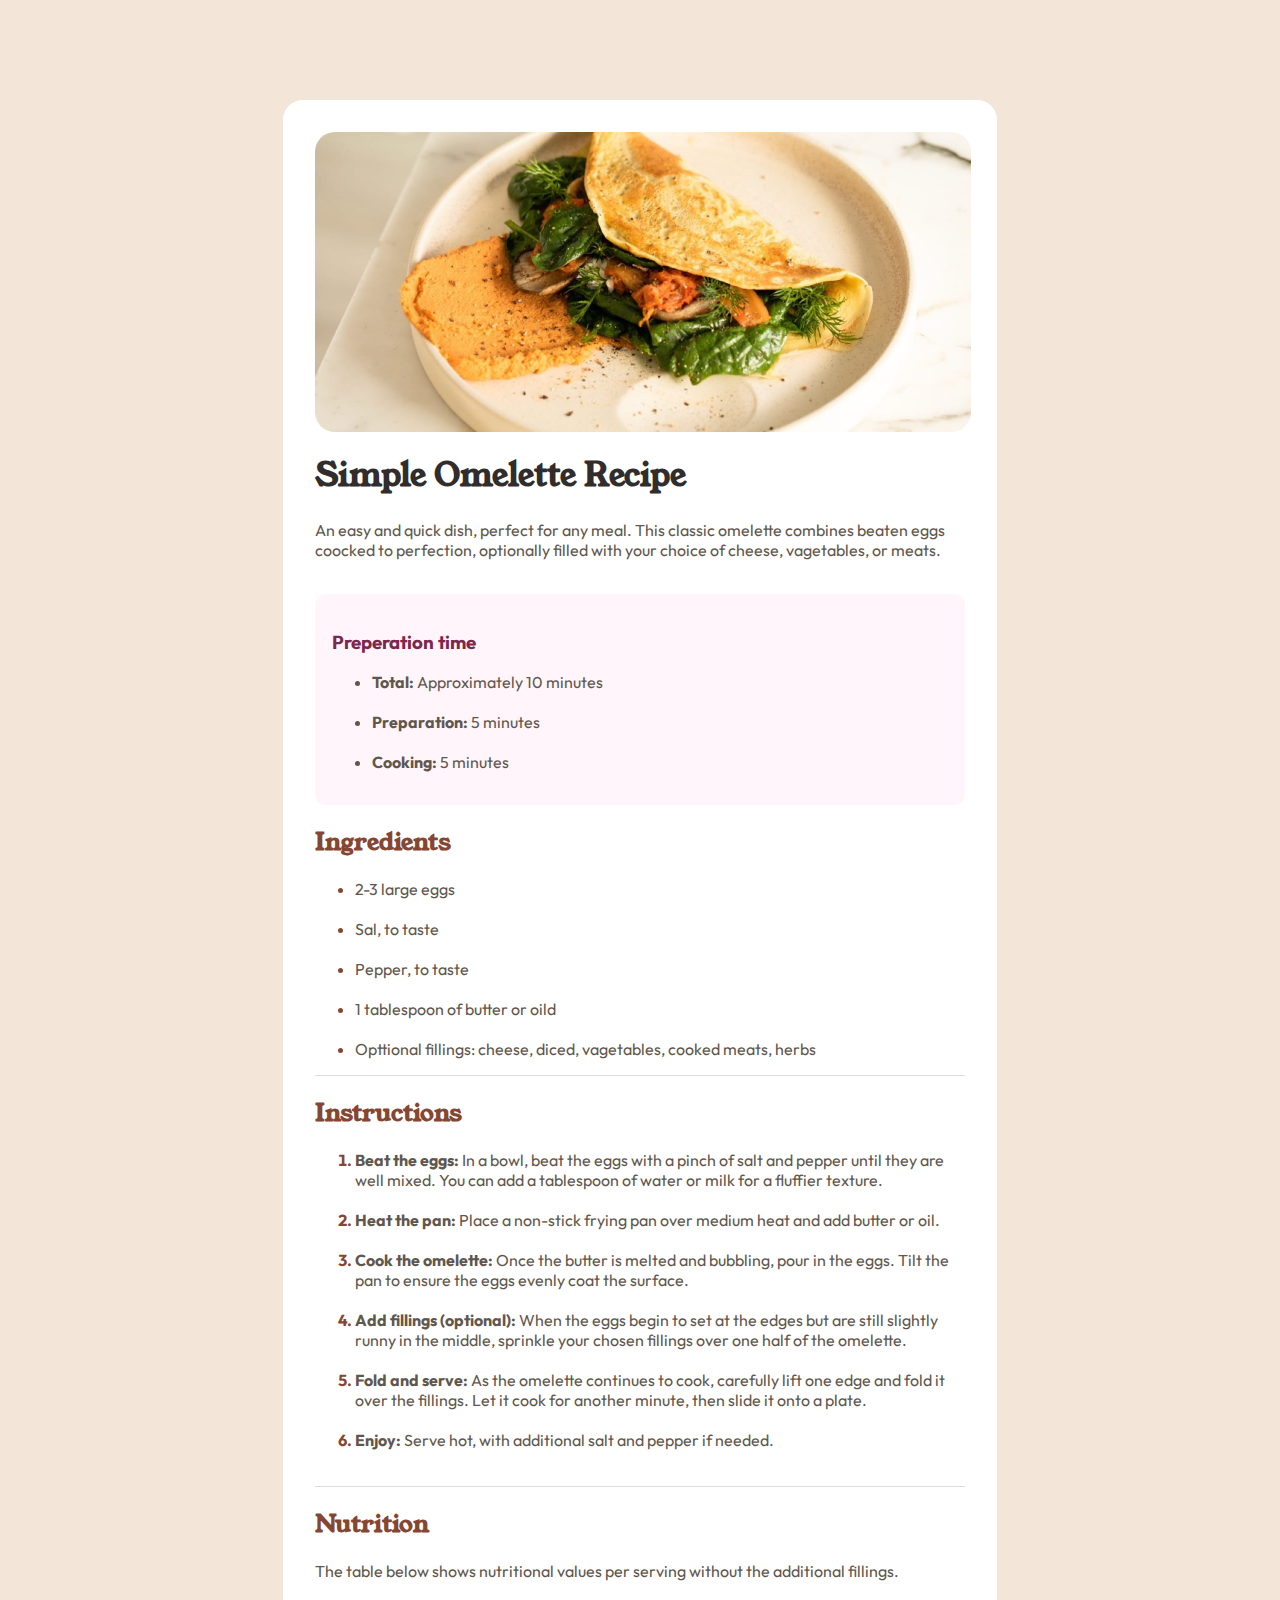
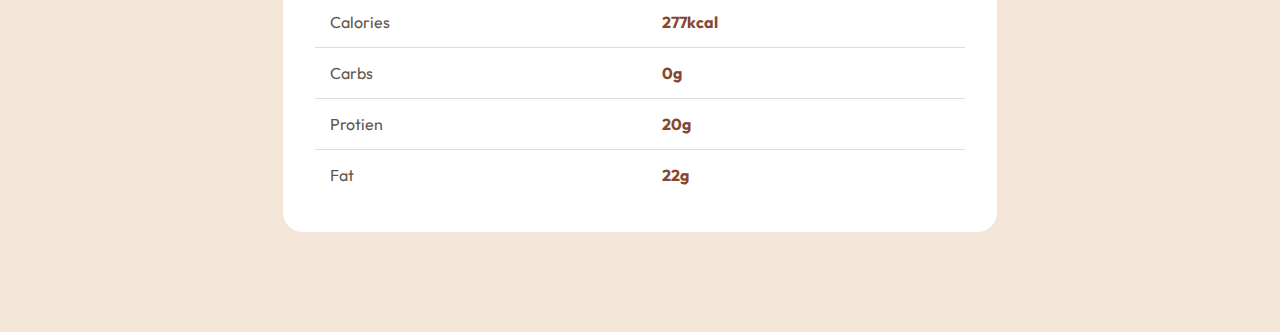
<file: index.html>
<html lang="en">
<head>
    <meta charset="UTF-8">
    <meta name="viewport" content="width=device-width, initial-scale=1.0">
    <title>How to make a Omelette</title>
    <link rel = "stylesheet" href="/Recipe/RecipeStyling.css">
</head>
<body>
    <div id="outerborder">
        <img src="/Recipe/image-omelette.jpeg" alt="Omelette" id="omelettePicture">
        
        <h1>Simple Omelette Recipe</h1>
        
        <p class = "flex-text">An easy and quick dish, perfect for any meal. This classic omelette combines beaten eggs coocked to perfection, optionally filled with 
        your choice of cheese, vagetables, or meats.
        </p><br>

        <div id="PrepTime">
            <h3 id="prepTextColor">Preperation time</h3>
                <ul id="desPrepTextColor">
                    <li><strong>Total: </strong>Approximately 10 minutes</li><br>
                    <li><strong>Preparation: </strong>5 minutes</li><br>
                    <li><strong>Cooking: </strong>5 minutes</li>
                </ul>
        </div>

        <h2>Ingredients</h2>
            <ul id="IngredientsBulletColor">
                <li>2-3 large eggs</li><br>
                <li>Sal, to taste</li><br>
                <li>Pepper, to taste</li><br>
                <li>1 tablespoon of butter or oild</li><br>
                <li>Opttional fillings: cheese, diced, vagetables, cooked meats, herbs</li>
            </ul>
        
            <div id = "InstructionsBorder">
            <h2>Instructions</h2>
                <ol>
                    <li><strong>Beat the eggs: </strong>In a bowl, beat the eggs with a pinch of salt and pepper until they are well mixed.
                    You can add a tablespoon of water or milk for a fluffier texture.</li><br>
                    <li><strong>Heat the pan:</strong> Place a non-stick frying pan over medium heat and add butter or oil.</li><br>
                    <li><strong>Cook the omelette:</strong> Once the butter is melted and bubbling, pour in the eggs.
                         Tilt the pan to ensure the eggs evenly coat the surface.</li><br>
                    <li><strong>Add fillings (optional): </strong>When the eggs begin to set at the edges but are still slightly runny in the middle,
                         sprinkle your chosen fillings over one half of the omelette.</li><br>
                    <li><strong>Fold and serve: </strong>As the omelette continues to cook, carefully lift one edge and fold it over the fillings. 
                        Let it cook for another minute, then slide it onto a plate.</li><br>
                    <li><strong>Enjoy: </strong>Serve hot, with additional salt and pepper if needed.</li><br>
                </ol>
        </div>

        <div>
            <h2>Nutrition</h2>
            <p>The table below shows nutritional values per serving without the additional fillings.</p>
                <div>
                    <table id="NutritionTable">
                        <tr>
                            <td>Calories</td>
                            <td><strong>277kcal</strong></td>
                        </tr>
                        <tr>
                            <td>Carbs</td>
                            <td><strong>0g</strong></td>
                        </tr>
                        <tr>
                            <td>Protien</td>
                            <td><strong>20g</strong></td>
                        </tr>
                        <tr>
                            <td>Fat</td>
                            <td><strong>22g</strong></td>
                        </tr>
                        
                    </table>
                </div>
        </div>

    </div>
</body>
</html>
</file>
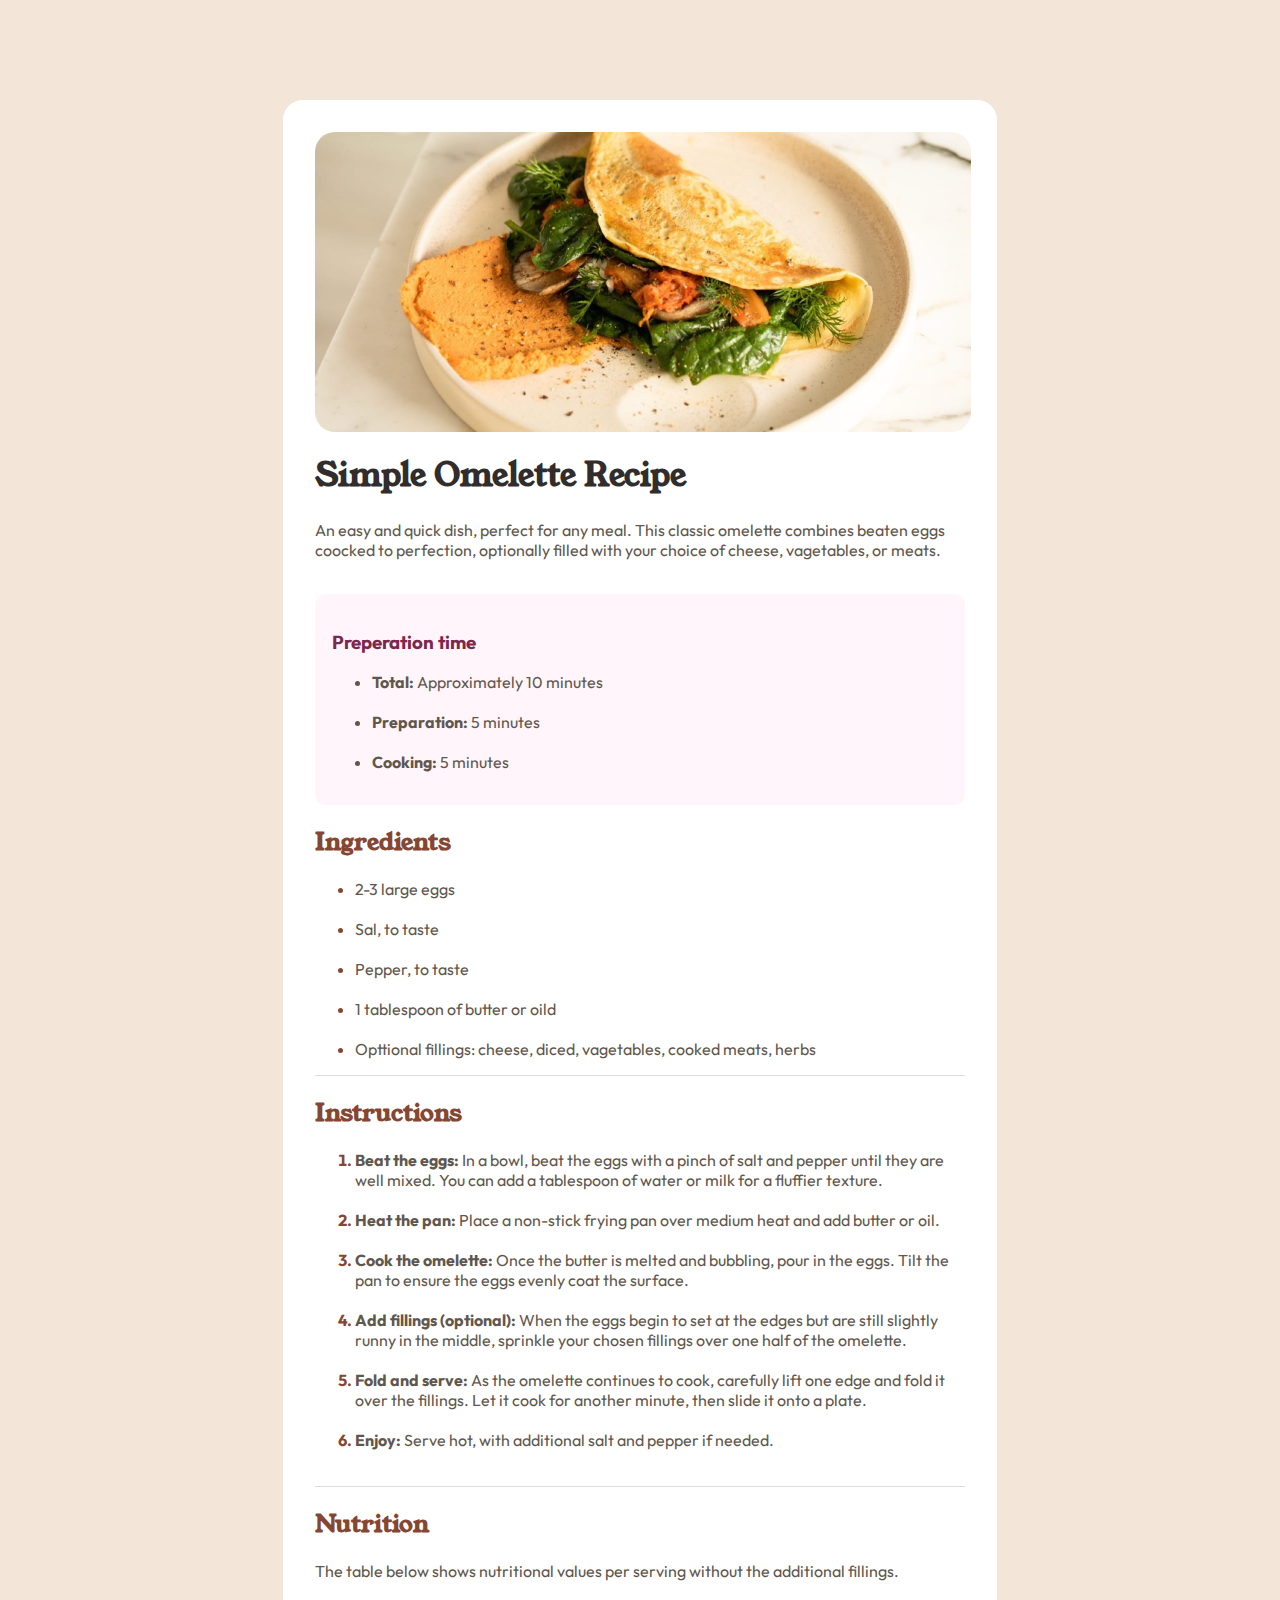
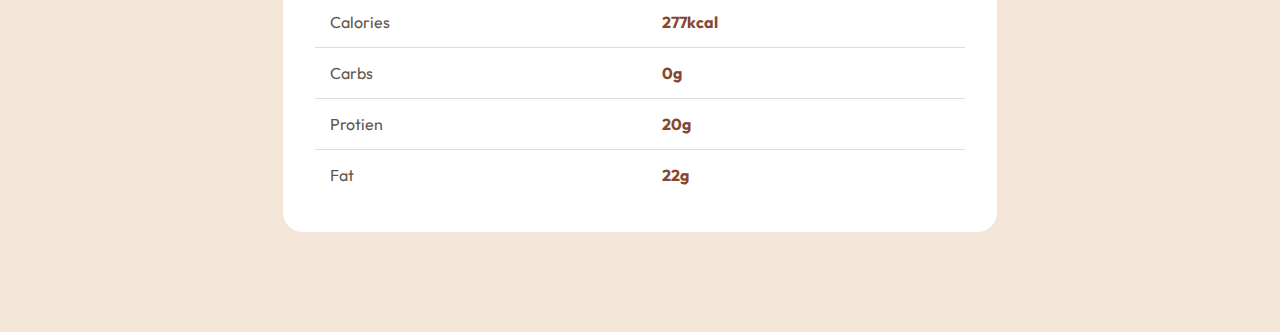
<file: Homepage.html>
<html lang="en">
<head>
    <meta charset="UTF-8">
    <meta name="viewport" content="width=device-width, initial-scale=1.0">
    <title>Document</title>
    <link rel = "stylesheet" href="/Recipe/RecipeStyling.css">
</head>
<body>
    <div id="outerborder">
        <img src="/Recipe/image-omelette.jpeg" alt="Omelette" id="omelettePicture">
        
        <h1>Simple Omelette Recipe</h1>
        
        <p class = "flex-text">An easy and quick dish, perfect for any meal. This classic omelette combines beaten eggs coocked to perfection, optionally filled with 
        your choice of cheese, vagetables, or meats.
        </p><br>

        <div id="PrepTime">
            <h3 id="prepTextColor">Preperation time</h3>
                <ul id="desPrepTextColor">
                    <li><strong>Total: </strong>Approximately 10 minutes</li><br>
                    <li><strong>Preparation: </strong>5 minutes</li><br>
                    <li><strong>Cooking: </strong>5 minutes</li>
                </ul>
        </div>

        <h2>Ingredients</h2>
            <ul id="IngredientsBulletColor">
                <li>2-3 large eggs</li><br>
                <li>Sal, to taste</li><br>
                <li>Pepper, to taste</li><br>
                <li>1 tablespoon of butter or oild</li><br>
                <li>Opttional fillings: cheese, diced, vagetables, cooked meats, herbs</li>
            </ul>
        
            <div id = "InstructionsBorder">
            <h2>Instructions</h2>
                <ol>
                    <li><strong>Beat the eggs: </strong>In a bowl, beat the eggs with a pinch of salt and pepper until they are well mixed.
                    You can add a tablespoon of water or milk for a fluffier texture.</li><br>
                    <li><strong>Heat the pan:</strong> Place a non-stick frying pan over medium heat and add butter or oil.</li><br>
                    <li><strong>Cook the omelette:</strong> Once the butter is melted and bubbling, pour in the eggs.
                         Tilt the pan to ensure the eggs evenly coat the surface.</li><br>
                    <li><strong>Add fillings (optional): </strong>When the eggs begin to set at the edges but are still slightly runny in the middle,
                         sprinkle your chosen fillings over one half of the omelette.</li><br>
                    <li><strong>Fold and serve: </strong>As the omelette continues to cook, carefully lift one edge and fold it over the fillings. 
                        Let it cook for another minute, then slide it onto a plate.</li><br>
                    <li><strong>Enjoy: </strong>Serve hot, with additional salt and pepper if needed.</li><br>
                </ol>
        </div>

        <div>
            <h2>Nutrition</h2>
            <p>The table below shows nutritional values per serving without the additional fillings.</p>
                <div>
                    <table id="NutritionTable">
                        <tr>
                            <td>Calories</td>
                            <td><strong>277kcal</strong></td>
                        </tr>
                        <tr>
                            <td>Carbs</td>
                            <td><strong>0g</strong></td>
                        </tr>
                        <tr>
                            <td>Protien</td>
                            <td><strong>20g</strong></td>
                        </tr>
                        <tr>
                            <td>Fat</td>
                            <td><strong>22g</strong></td>
                        </tr>
                        
                    </table>
                </div>
        </div>

    </div>
</body>
</html>
</file>
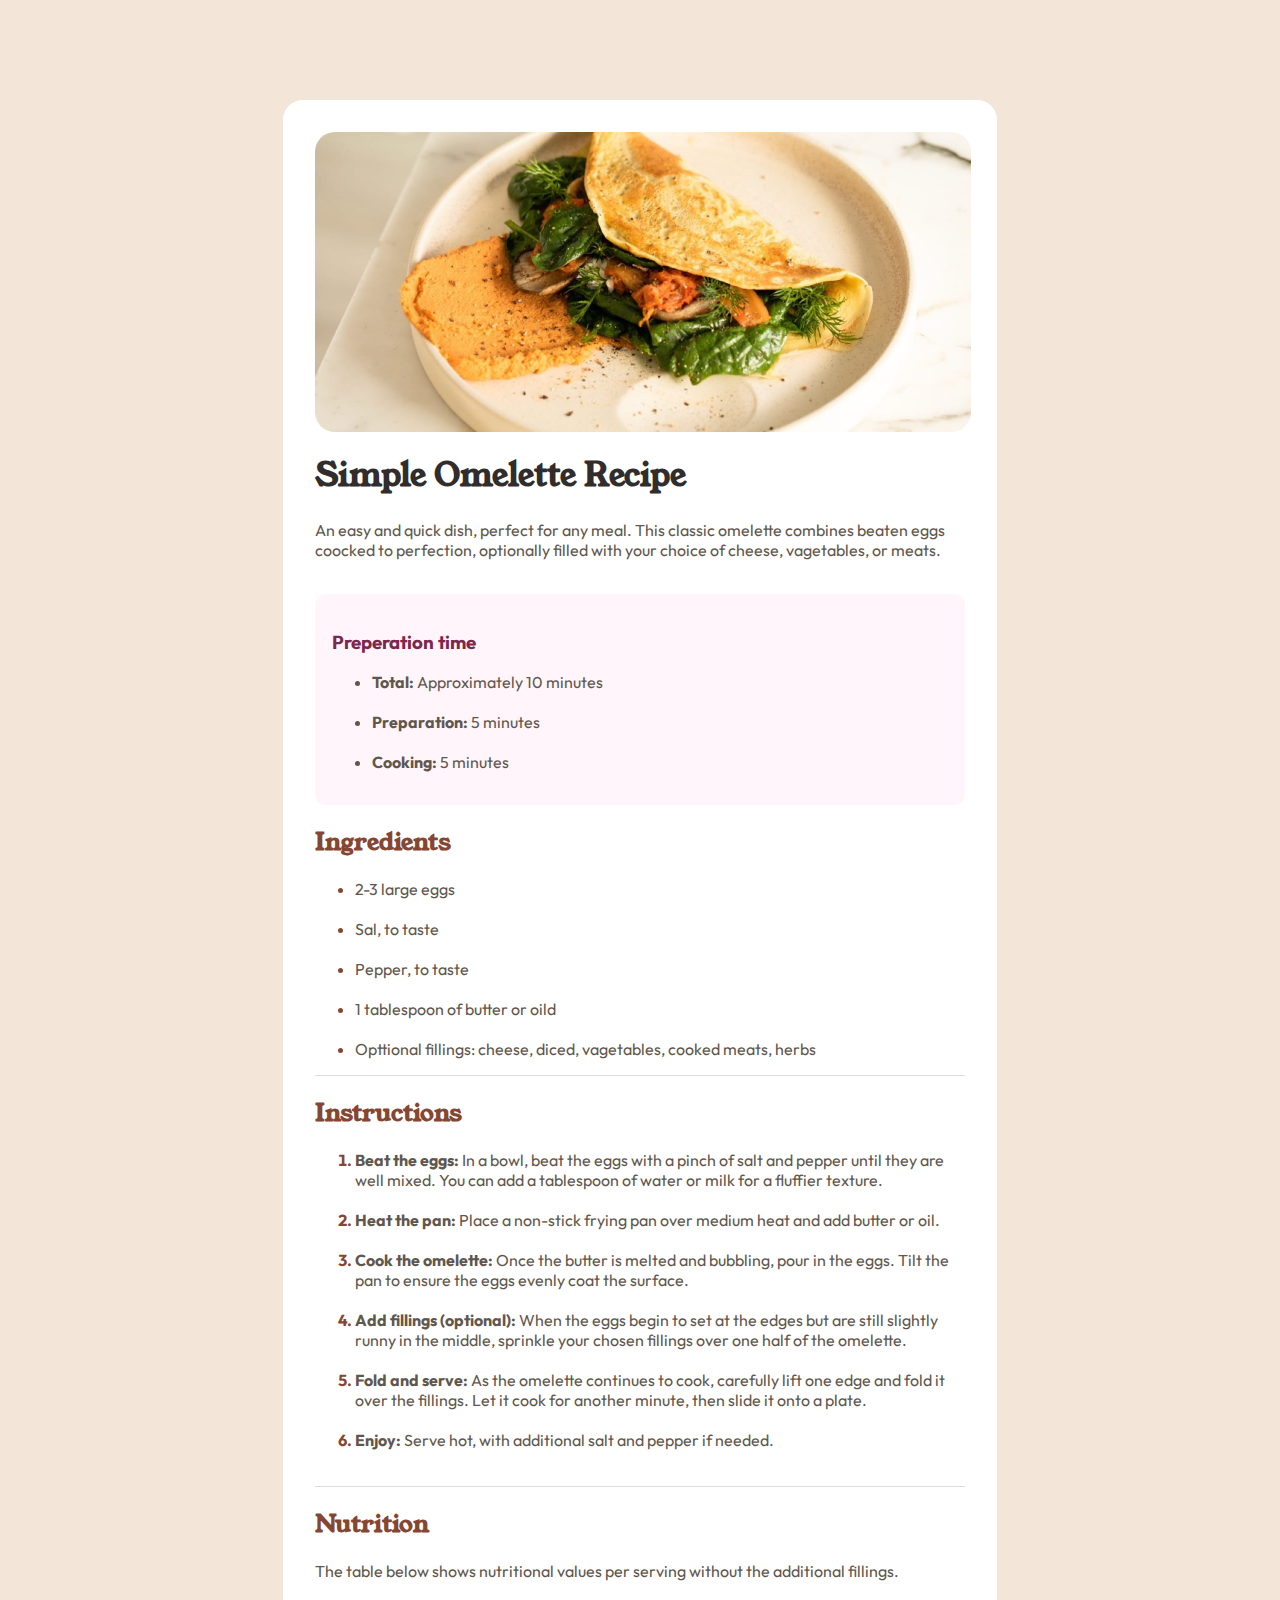
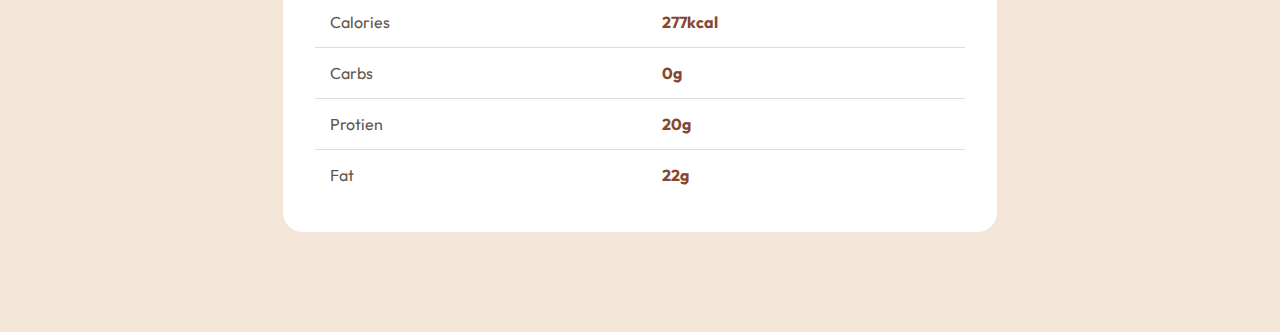
<file: Recipe/Homepage.html>
<html lang="en">
<head>
    <meta charset="UTF-8">
    <meta name="viewport" content="width=device-width, initial-scale=1.0">
    <title>Document</title>
    <link rel = "stylesheet" href="RecipeStyling.css">
</head>
<body>
    <div id="outerborder">
        <img src="image-omelette.jpeg" alt="Omelette" id="omelettePicture">
        
        <h1>Simple Omelette Recipe</h1>
        
        <p class = "flex-text">An easy and quick dish, perfect for any meal. This classic omelette combines beaten eggs coocked to perfection, optionally filled with 
        your choice of cheese, vagetables, or meats.
        </p><br>

        <div id="PrepTime">
            <h3 id="prepTextColor">Preperation time</h3>
                <ul id="desPrepTextColor">
                    <li><strong>Total: </strong>Approximately 10 minutes</li><br>
                    <li><strong>Preparation: </strong>5 minutes</li><br>
                    <li><strong>Cooking: </strong>5 minutes</li>
                </ul>
        </div>

        <h2>Ingredients</h2>
            <ul id="IngredientsBulletColor">
                <li>2-3 large eggs</li><br>
                <li>Sal, to taste</li><br>
                <li>Pepper, to taste</li><br>
                <li>1 tablespoon of butter or oild</li><br>
                <li>Opttional fillings: cheese, diced, vagetables, cooked meats, herbs</li>
            </ul>
        
            <div id = "InstructionsBorder">
            <h2>Instructions</h2>
                <ol>
                    <li><strong>Beat the eggs: </strong>In a bowl, beat the eggs with a pinch of salt and pepper until they are well mixed.
                    You can add a tablespoon of water or milk for a fluffier texture.</li><br>
                    <li><strong>Heat the pan:</strong> Place a non-stick frying pan over medium heat and add butter or oil.</li><br>
                    <li><strong>Cook the omelette:</strong> Once the butter is melted and bubbling, pour in the eggs.
                         Tilt the pan to ensure the eggs evenly coat the surface.</li><br>
                    <li><strong>Add fillings (optional): </strong>When the eggs begin to set at the edges but are still slightly runny in the middle,
                         sprinkle your chosen fillings over one half of the omelette.</li><br>
                    <li><strong>Fold and serve: </strong>As the omelette continues to cook, carefully lift one edge and fold it over the fillings. 
                        Let it cook for another minute, then slide it onto a plate.</li><br>
                    <li><strong>Enjoy: </strong>Serve hot, with additional salt and pepper if needed.</li><br>
                </ol>
        </div>

        <div>
            <h2>Nutrition</h2>
            <p>The table below shows nutritional values per serving without the additional fillings.</p>
                <div>
                    <table id="NutritionTable">
                        <tr>
                            <td>Calories</td>
                            <td><strong>277kcal</strong></td>
                        </tr>
                        <tr>
                            <td>Carbs</td>
                            <td><strong>0g</strong></td>
                        </tr>
                        <tr>
                            <td>Protien</td>
                            <td><strong>20g</strong></td>
                        </tr>
                        <tr>
                            <td>Fat</td>
                            <td><strong>22g</strong></td>
                        </tr>
                        
                    </table>
                </div>
        </div>

    </div>
</body>
</html>
</file>
<file: Recipe/RecipeStyling.css>
@font-face {
    font-family: 'Outfit-VariableFont';
    src: url('/Recipe/Outfit-VariableFont_wght.ttf')
    format('truetype');
    font-display: swap;
}

@font-face {
    font-family: 'YoungSerif-Regular';
    src: url('/Recipe/YoungSerif-Regular.ttf')
    format('truetype');
    font-display: swap;
}

/*defaults*/
h2{
    color:hsl(14, 45%, 36%);
    font-family: 'YoungSerif-Regular';
}

h1{
    color:hsl(24, 5%, 18%);
    font-family: 'YoungSerif-Regular';
}

p{
    color: hsl(30, 10%, 34%);
    font-size: 16px;
    font-family: 'Outfit-VariableFont';
}

#prepTextColor{
    color: hsl(332, 51%, 32%);
 }
 #desPrepTextColor{
     color: hsl(30, 10%, 34%);
 }

#IngredientsBulletColor li::marker{
    color: hsl(14, 45%, 36%);
}
#IngredientsBulletColor{
    color: hsl(30, 10%, 34%);
    font-family: 'Outfit-VariableFont';
}

#InstructionsBorder{
    border: 1px,solid,rgb(221, 221, 221);
    border-left: 0; border-right: 0;
    color: hsl(30, 10%, 34%);
    font-family: 'Outfit-VariableFont';
    font-size: 16px;
}
#InstructionsBorder ol li::marker {
    color: hsl(14, 45%, 36%);
    font-family: 'Outfit-VariableFont';
    font-weight: bold
  }

#NutritionTable{
    border-collapse: collapse;
    width: 100%;
    font-family: 'Outfit-VariableFont';
    font-size: 16px;
}
td{
    padding: 15px;
    text-align: left;
    border-bottom: 1px solid rgb(221, 221, 221);
}
tr:last-child td{
    border-bottom: none;
}

#NutritionTable td:nth-child(1) {
    color: hsl(30, 10%, 34%);
}

#NutritionTable td:nth-child(2) {
    color: hsl(14, 45%, 36%);
}


@media (min-width: 768px){/*desktop version*/
    body{
        background-color:hsl(30, 54%, 90%);
    }
    
    #outerborder{
        border: 2px, solid, white;
        background-color: white;
        padding: 30px;
        margin: 100px auto;
        width: 650px;
        border-radius: 20px;
    }
    
    #omelettePicture{
        display: block;
        border-radius: 20px;
        height: 300px;
        margin: auto;
        display: block;
    } 
    
    #PrepTime{
        border: 2px,solid,hsl(330, 100%, 98%);
        background-color:hsl(330, 100%, 98%);
        padding: 15px;
        border-radius: 10px;
        margin: auto;
        display: block;
        font-family: 'Outfit-VariableFont';
    }
    
}

@media (max-width: 767px){/*mobile version (200 plus zoom in website)(minimum size of the window))*/
    
    body{
        margin: 18px;
    }
    
    #omelettePicture {
        max-width: 119%;
        height: auto;
        display: block;
        margin-top: -20px;
        margin-left: -20px;
    }

      #PrepTime{
        border: 2px,solid,hsl(330, 100%, 98%);
        background-color:hsl(330, 100%, 98%);
        padding: 15px;
        border-radius: 10px;
        margin: 2px auto;
        display: block;
        width: fit-content;
        font-family: 'Outfit-VariableFont';
    }

}
</file>
